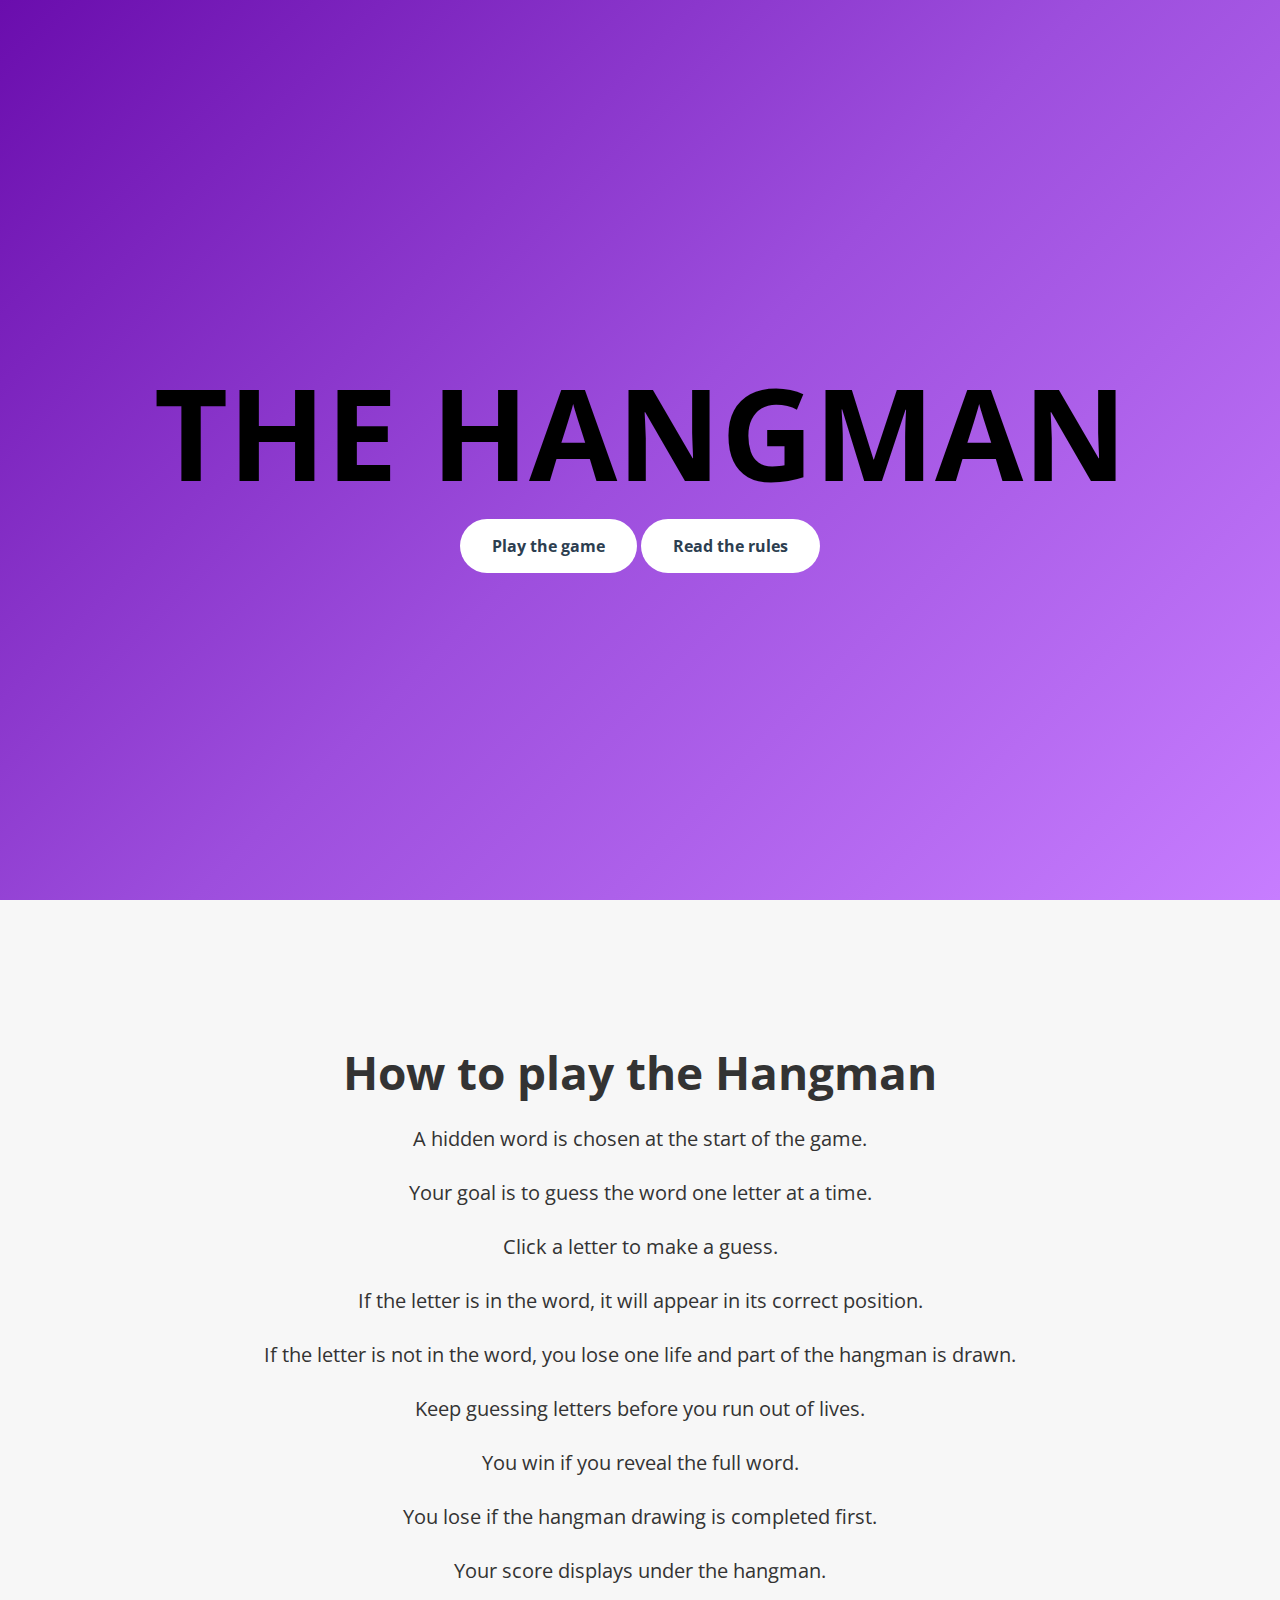
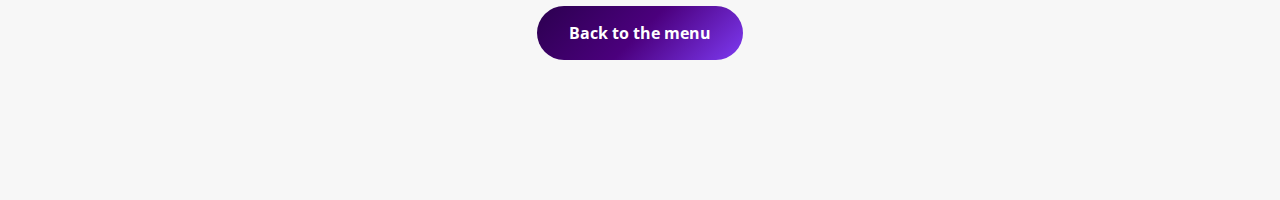
<file: index.html>
<!DOCTYPE html>
<html lang="en">
<head>
  <meta charset="UTF-8" />
  <link rel="stylesheet" href="css/titlePage_style.css">
  <meta name="viewport" content="width=device-width, initial-scale=1.0" />
  <title></title>
  
</head>
<body>
 
  <!-- main page -->

    <section id="main" class="hero">
      <div class="sec1"><h1>THE HANGMAN</h1>
      <a class="mainBtn" href="game.html">Play the game</a>
       <a class="mainBtn" href="#rules">Read the rules</a>
    </div>
  </section>

   <!-- main page -->

  <!-- rules -->
 
  <section class="rules_section" id="rules">
    <h1>How to play the Hangman</h1>
    <br>
    <p>
    A hidden word is chosen at the start of the game.<br>
      <br>
    Your goal is to guess the word one letter at a time.<br>
      <br>
    Click a letter to make a guess.<br>
      <br>
    If the letter is in the word, it will appear in its correct position.<br>
      <br>
    If the letter is not in the word, you lose one life and part of the hangman is drawn.<br>
      <br>
    Keep guessing letters before you run out of lives.<br>
      <br>
    You win if you reveal the full word.<br>
      <br>
    You lose if the hangman drawing is completed first.<br>
    <br>
    Your score displays under the hangman.<br>
    </p>
    <br>
    
    <a class="rulesBtn" href="#main">Back to the menu</a>
  </section>

    <!-- rules -->
</body>
</html>
</file>
<file: css/titlePage_style.css>
@import url("https://fonts.googleapis.com/css2?family=Open+Sans:wght@400;500;600;700&display=swap");
* {
    margin: 0;
    padding: 0;
    box-sizing: border-box;
    font-family: "Open Sans", sans-serif;
}

/* titlePage */
.hero {
      height: 100vh;
      background: linear-gradient(135deg, #6a0dad 0%, #9d4edd 50%, #c77dff 100%);
      display: flex;
      flex-direction: row;
      gap: 200px;
      justify-content: center;
      align-items: center;
      text-align: center;
      padding: 2rem;
    }

    .hero h1 {
      font-size: 8rem;
      margin-bottom: 1rem;
    }

    .mainBtn {
      background-color: #fff;
      color: #2c3e50;
      padding: 1rem 2rem;
      border-radius: 999px;
      text-decoration: none;
      font-weight: bold;
      transition: background 0.6s ease;
    }

    .mainBtn:hover {
      background: linear-gradient(135deg, #2b004f 0%, #4b007d 50%, #7e3af2 100%);
      color: #fff;
    }

/* titlePage */


html{
    scroll-behavior: smooth; 
}

.rules_section{
    min-height: 100vh;
      background: #f7f7f7;
      color: #333;
      display: flex;
      flex-direction: column;
      justify-content: center;
      align-items: center;
      padding: 2rem;
}

.rules_section h1{
    font-size: 46px;
}

.rules_section p{
    text-align: center;
    font-size: 20px;
}

.rulesBtn{
   background: linear-gradient(135deg, #2b004f 0%, #4b007d 50%, #7e3af2 100%);
      color: #ffffff;
      padding: 1rem 2rem;
      border-radius: 999px;
      text-decoration: none;
      font-weight: bold;
      transition: 0.6s ease;
}

.rulesBtn:hover{
  transform: translateY(-5px);
}
</file>
